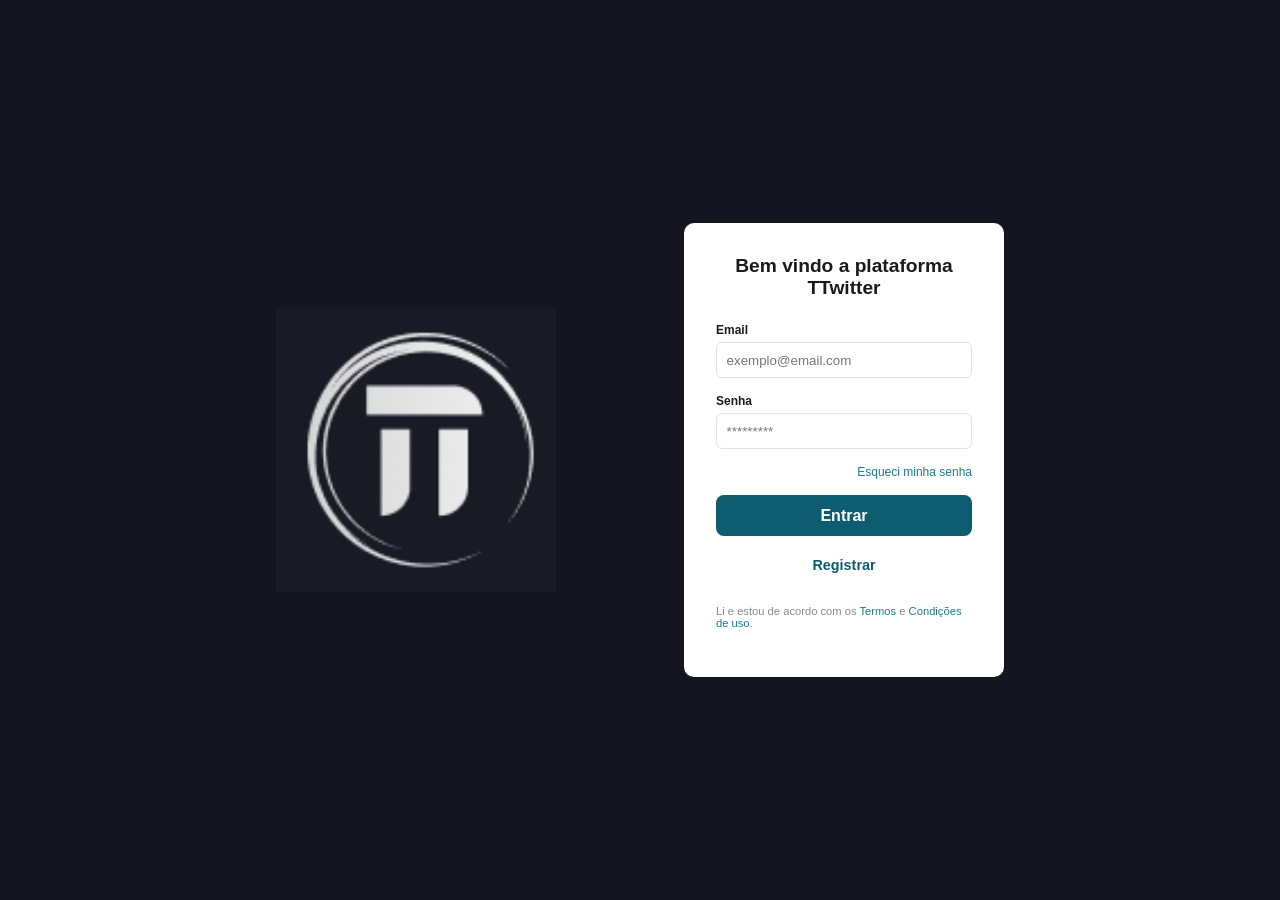
<file: index.html>
<!DOCTYPE html>
<html lang="pt-BR">
<head>
    <meta charset="UTF-8">
    <meta name="viewport" content="width=device-width, initial-scale=1.0">
    <title>Login | TTwitter</title>
    <meta name="description" content="Entre na sua conta do TTwitter">
    <link rel="stylesheet" href="style.css">
</head>

<body>
    <main class="auth-main">

        <section class="auth-card">
            <h1>Bem vindo a plataforma TTwitter</h1>

            <form action="home.html" method="get">
                <div class="form-group">
                    <label for="email">Email</label>
                    <input type="email" id="email" name="email" placeholder="exemplo@email.com" required>
                </div>

                <div class="form-group">
                    <label for="senha">Senha</label>
                    <input type="password" id="senha" name="senha" placeholder="*********" required>
                </div>

                <a href="#" class="forgot-password">Esqueci minha senha</a>
                <button type="submit" class="btn-primary">Entrar</button>
            </form>

            <a href="cadastro.html" class="btn-secondary">Registrar</a>
            <p class="terms">Li e estou de acordo com os <a href="#">Termos</a> e <a href="#">Condições de uso</a>.</p>
        </section>

         <img src="assets/logoTTwitter.png" alt="Logo TTwitter" class="logo-login">

    </main>
</body>
</html>
</file>
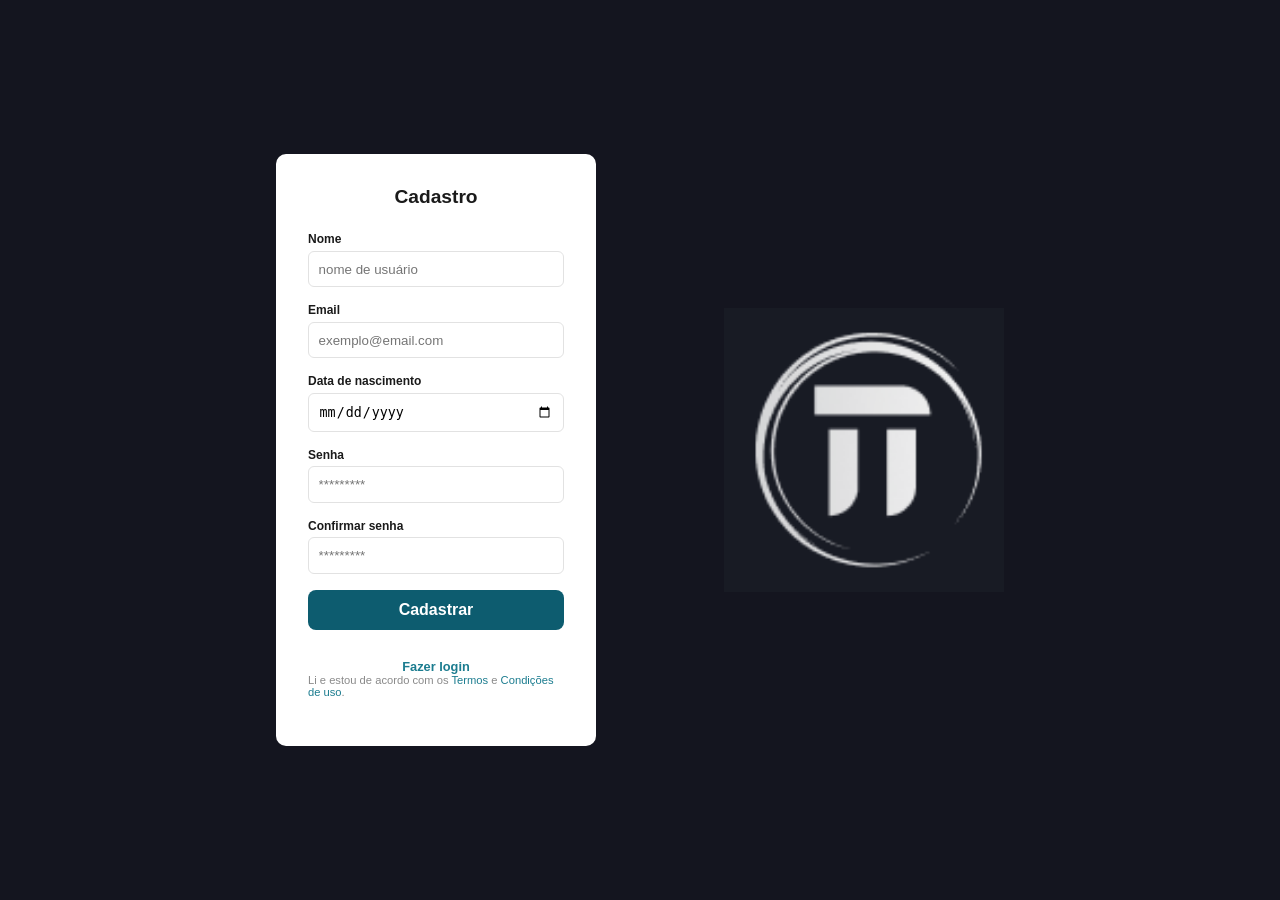
<file: cadastro.html>
<!DOCTYPE html>
<html lang="pt-BR">
<head>
    <meta charset="UTF-8">
    <meta name="viewport" content="width=device-width, initial-scale=1.0">
    <title>Cadastro | TTwitter</title>
    <meta name="description" content="Cria sua conta no TTwitter">
    <link rel="stylesheet" href="style.css">
</head>

<body>
    <main class="auth-main">
        <section class="auth-card">
            <h1>Cadastro</h1>
            
            <form action="home.html" method="get">
                <div class="form-group">
                    <label for="nome">Nome</label>
                    <input type="text" id="nome" name="nome" placeholder="nome de usuário" required>
                </div>

                <div class="form-group">
                    <label for="email">Email</label>
                    <input type="email" id="email" name="email" placeholder="exemplo@email.com" required>
                </div>
                <div class="form-group">
                    <label for="data-de-nascimento">Data de nascimento</label>
                    <input type="date" id="data-de-nascimento" name="data-de-nascimento" placeholder="xx/xx/xxxx" required>
                </div>
                <div class="form-group">
                    <label for="senha">Senha</label>
                    <input type="password" id="senha" name="senha" placeholder="*********" required>
                </div>
                <div class="form-group">
                    <label for="confirmar-senha">Confirmar senha</label>
                    <input type="password" id="confirmar-senha" name="confirmar-senha" placeholder="*********" required>
                </div>
                <button type="submit" class="btn-primary">Cadastrar</button>
            </form>

            <p class="auth-switch"><a href="index.html">Fazer login</a></p>
            <p class="terms">Li e estou de acordo com os <a href="#">Termos</a> e <a href="#">Condições de uso</a>.</p>
        </section>
        
        <img src="assets/logoTTwitter.png" alt="Logo TTwitter" class="logo-cadastro">

    </main>
</body>
</html>
</file>
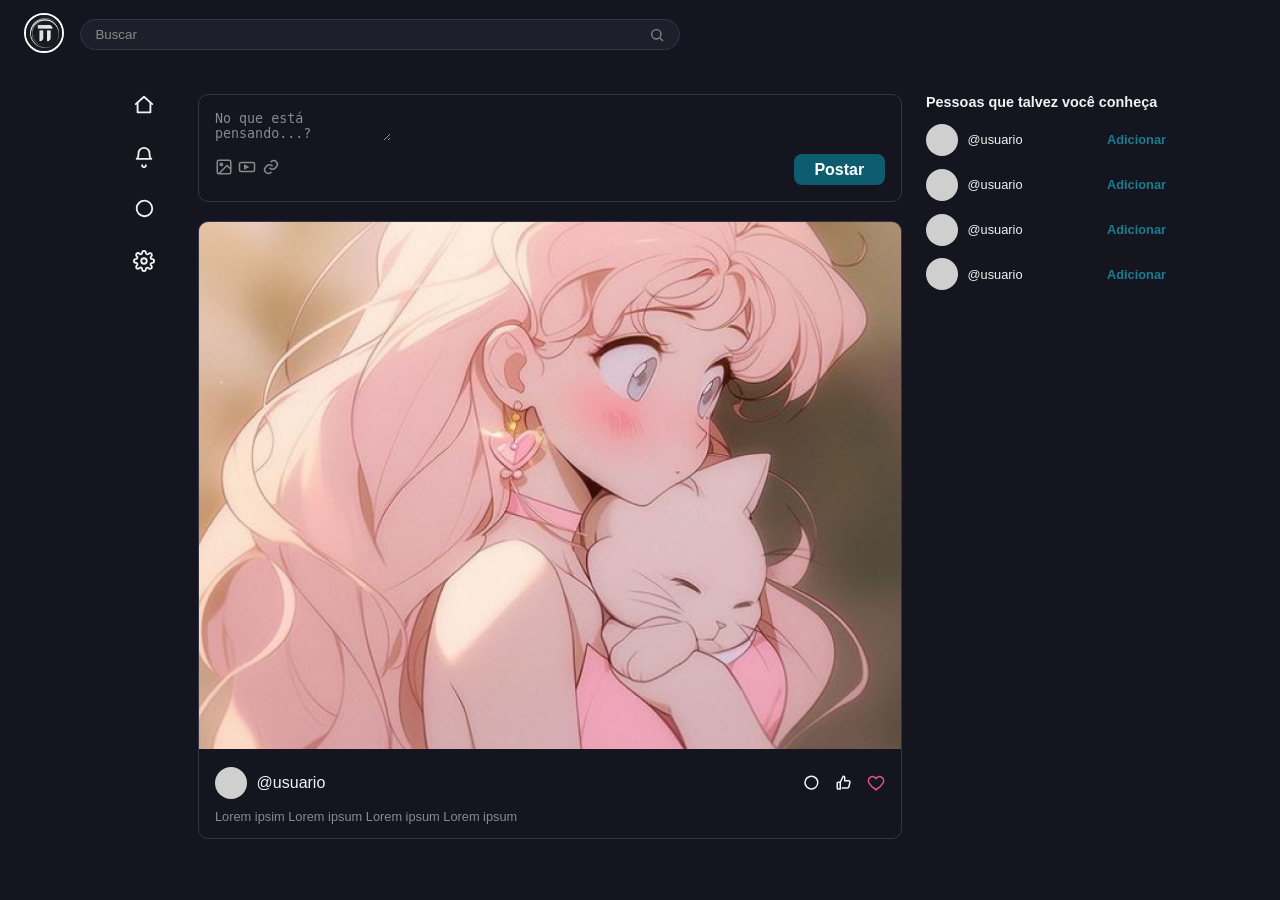
<file: home.html>
<!DOCTYPE html>
<html lang="pt-BR">
<head>
    <meta charset="UTF-8">
    <meta name="viewport" content="width=device-width, initial-scale=1.0">
    <title>Home | TTwitter</title>
    <meta name="description" content="Veja as últimas postagens do TTwitter">
    <link rel="stylesheet" href="style.css">
</head>
<body>
    <header class="home-header">
        <a href="index.html">
            <img src="assets/logoTTwitter.png" alt="Logo TTwitter" class="logo">
        </a>    
        <form class="search-box" action="#" method="get">
            <input type="search" name="busca" placeholder="Buscar">
            <svg width="16" height="16" viewBox="0 0 24 24" fill="none" stroke="#8a8a8a" stroke-width="2">
                <circle cx="11" cy="11" r="7"/><line x1="21" y1="21" x2="16.65" y2="16.65"/>
            </svg>
        </form>
    </header>

    <div class="home-layout">
        <nav class="side-nav">
            <a href="home.html">
                <svg width="22" height="22" viewBox="0 0 24 24" fill="none" stroke="#f2f2f2" stroke-width="2" stroke-linecap="round" stroke-linejoin="round">
                <path d="M3 11l9-8 9 8"/><path d="M5 10v10h14V10"/>
                </svg>
            </a>
            <a href="#">
                <svg width="22" height="22" viewBox="0 0 24 24" fill="none" stroke="#f2f2f2" stroke-width="2" stroke-linecap="round" stroke-linejoin="round">
                <path d="M6 8a6 6 0 0 1 12 0c0 5 2 6 2 6H4s2-1 2-6"/><path d="M10 21a2 2 0 0 0 4 0"/>
                </svg>
            </a>
            <a href="#">
                <svg width="22" height="22" viewBox="0 0 24 24" fill="none" stroke="#f2f2f2" stroke-width="2">
                    <path d="M21 11.5a8.4 8.4 0 0 1-9 8.4 8.5 8.5 0 1 1 9-8.4z"/>
                </svg>
            </a>
            <a href="#">
                <svg width="22" height="22" viewBox="0 0 24 24" fill="none" stroke="#f2f2f2" stroke-width="2" stroke-linecap="round" stroke-linejoin="round">
                <circle cx="12" cy="12" r="3"/>
                <path d="M19.4 15a1.7 1.7 0 0 0 .3 1.9l.1.1a2 2 0 1 1-2.8 2.8l-.1-.1a1.7 1.7 0 0 0-1.9-.3 1.7 1.7 0 0 0-1 1.5V21a2 2 0 1 1-4 0v-.1a1.7 1.7 0 0 0-1-1.6 1.7 1.7 0 0 0-1.9.3l-.1.1a2 2 0 1 1-2.8-2.8l.1-.1a1.7 1.7 0 0 0 .3-1.9 1.7 1.7 0 0 0-1.5-1H3a2 2 0 1 1 0-4h.1a1.7 1.7 0 0 0 1.5-1 1.7 1.7 0 0 0-.3-1.9l-.1-.1a2 2 0 1 1 2.8-2.8l.1.1a1.7 1.7 0 0 0 1.9.3H9a1.7 1.7 0 0 0 1-1.5V3a2 2 0 1 1 4 0v.1a1.7 1.7 0 0 0 1 1.5 1.7 1.7 0 0 0 1.9-.3l.1-.1a2 2 0 1 1 2.8 2.8l-.1.1a1.7 1.7 0 0 0-.3 1.9V9a1.7 1.7 0 0 0 1.5 1H21a2 2 0 1 1 0 4h-.1a1.7 1.7 0 0 0-1.5 1z"/>
                </svg>
            </a>
</nav>

        <main class="feed">

            <section class="compose-box">
                <form action="#" method="post">
                    <textarea placeholder="No que está pensando...?"></textarea>
                    <div class="compose-actions">
                        <div class="compose-tools">
                            <svg width="18" height="18" viewBox="0 0 24 24" fill="none" stroke="#8a8a8a" stroke-width="2"><rect x="3" y="3" width="18" height="18" rx="2"/><circle cx="8.5" cy="8.5" r="1.5"/><path d="M21 15l-5-5L5 21"/></svg>
                            <svg width="18" height="18" viewBox="0 0 24 24" fill="none" stroke="#8a8a8a" stroke-width="2"><rect x="2" y="6" width="20" height="12" rx="2"/><path d="M9 10l4 2-4 2z"/></svg>
                            <svg width="18" height="18" viewBox="0 0 24 24" fill="none" stroke="#8a8a8a" stroke-width="2"><path d="M10 13a5 5 0 0 0 7.5.5l2-2a5 5 0 0 0-7-7l-1 1"/><path d="M14 11a5 5 0 0 0-7.5-.5l-2 2a5 5 0 0 0 7 7l1-1"/></svg>
                        </div>
                        <button type="submit" class="btn-primary">Postar</button>
                    </div>
                </form>
            </section>

            <article class="post">
                <img src="assets/fotoTTwitter.png" alt="Descrição da imagem do post" class="post-image">
                <div class="post-body">
                    <div class="post-author">
                        <div class="avatar"></div>
                        <span>@usuario</span>
                        <div class="post-actions">
                        <svg width="18" height="18" viewBox="0 0 24 24" fill="none" stroke="#f2f2f2" stroke-width="2"><path d="M21 11.5a8.4 8.4 0 0 1-9 8.4 8.5 8.5 0 1 1 9-8.4z"/></svg>
                        <svg width="18" height="18" viewBox="0 0 24 24" fill="none" stroke="#f2f2f2" stroke-width="2"><path d="M7 11v9H4a1 1 0 0 1-1-1v-7a1 1 0 0 1 1-1h3zm0 0l4-8a2 2 0 0 1 2 2v4h5a2 2 0 0 1 2 2l-1.5 6a2 2 0 0 1-2 1.5H9"/></svg>
                        <svg width="18" height="18" viewBox="0 0 24 24" fill="none" stroke="#e0577c" stroke-width="2"><path d="M12 21s-7-4.5-9.3-9A5.4 5.4 0 0 1 12 6a5.4 5.4 0 0 1 9.3 6c-2.3 4.5-9.3 9-9.3 9z"/></svg>
                        </div>
                    </div>
                    <p class="post-text">Lorem ipsim Lorem ipsum Lorem ipsum Lorem ipsum</p>
                </div>
            </article>
        </main>

        <aside class="suggestions">
            <h2>Pessoas que talvez você conheça</h2>
            <ul>
                <li><div class="avatar"></div><span>@usuario</span><button class="btn-add">Adicionar</button></li>
                <li><div class="avatar"></div><span>@usuario</span><button class="btn-add">Adicionar</button></li>
                <li><div class="avatar"></div><span>@usuario</span><button class="btn-add">Adicionar</button></li>
                <li><div class="avatar"></div><span>@usuario</span><button class="btn-add">Adicionar</button></li>
                
            </ul>
        </aside>
    </div>
</body>
</html>
</file>
<file: style.css>
* { margin: 0; padding: 0; box-sizing: border-box; }

:root {
  --bg: #14151f;
  --card-bg: #ffffff;
  --text-dark: #1a1a1a;
  --text-light: #f2f2f2;
  --muted: #8a8a8a;
  --primary: #1b7c8f;
  --border: #e2e2e2;
  --radius: 10px;
}

body {
  font-family: Arial, sans-serif;
  background-color: var(--bg);
  color: var(--text-light);
}

a { color: inherit; text-decoration: none; }
button { font: inherit; cursor: pointer; border: none; }

.auth-main {
  min-height: 100vh;
  display: flex;
  align-items: center;
  justify-content: center;
  gap: 8rem;
  padding: 2rem;
}

.logo-login {
    order: -1;
    width: 280px;
    height: auto;
    border: none;
}

.logo-cadastro {
    order: 2;
    width: 280px;
    height: auto;
}

.auth-card {
  background-color: var(--card-bg);
  color: var(--text-dark);
  width: 100%;
  max-width: 320px;
  padding: 2rem;
  border-radius: var(--radius);
}

.auth-card h1 { text-align: center; font-size: 1.2rem; margin-bottom: 1.5rem; }

.form-group { margin-bottom: 1rem; }
.form-group label { display: block; font-size: 0.75rem; font-weight: bold; margin-bottom: 0.3rem; }
.form-group input {
  width: 100%;
  padding: 0.6rem;
  border: 1px solid var(--border);
  border-radius: 6px;
}

.forgot-password {
  display: block;
  text-align: right;
  font-size: 0.75rem;
  color: var(--primary);
  margin-bottom: 1rem;
}

.terms { font-size: 0.7rem; color: var(--muted); margin-bottom: 1rem; }
.terms a { color: var(--primary); }

.btn-primary {
  width: 100%;
  background-color: #0d5c6f;
  color: #fff;
  padding: 0.7rem;
  border-radius: 8px;
  font-weight: bold;
  margin-bottom: 0.8rem;
}

.btn-secondary {
  display: block;
  width: 100%;
  text-align: center;
  background-color: transparent;
  color: #0d5c6f;
  padding: 0.5rem;
  font-weight: bold;
  font-size: 0.9rem;
  margin-bottom: 1.5rem;
}

.auth-switch { text-align: center; font-size: 0.8rem; margin-top: 1rem; }
.auth-switch a { color: var(--primary); font-weight: bold; }

.logo {
  width: 40px;
  height: 40px;
  border: 2px solid #fff;
  border-radius: 50%;
  object-fit: cover;
  flex-shrink: 0;
}

.home-header {
  display: flex;
  align-items: center;
  gap: 1rem;
  padding: 0.8rem 1.5rem;
}

.search-box {
  flex: 1;
  max-width: 600px;
  background-color: #1e1f2b;
  border: 1px solid #33344a;
  border-radius: 20px;
  padding: 0.4rem 0.9rem;
  display: flex;
  align-items: center;
  justify-content: space-between;
  gap: 0.5rem;
}

.search-box input {
  border: none;
  outline: none;
  flex: 1;
  background: transparent;
  color: #f2f2f2;
}

.search-box svg {
    flex-shrink: 0;
}

.search-box input::placeholder {
  color: #8a8a8a;
}

.home-layout {
  display: grid;
  grid-template-columns: 60px 1fr 240px;
  gap: 1.5rem;
  max-width: 1100px;
  margin: 0 auto;
  padding: 1.5rem;
}

.side-nav {
  display: flex;
  flex-direction: column;
  gap: 1.5rem;
  align-items: center;
  font-size: 1.4rem;
}

.feed { display: flex; flex-direction: column; gap: 1.2rem; }

.compose-box {
  background-color: transparent;
  color: var(--text-light);
  border-radius: var(--radius);
  padding: 1rem;
  border: 1px solid #33344a;
}

.compose-box textarea {
  background: transparent;
  color: var(--text-light);
  border: none;
  outline: none;
}

.compose-box textarea::placeholder {
  color: var(--muted);
}

.compose-actions {
  display: flex;
  justify-content: space-between;
  align-items: center;
  margin-top: 0.6rem;
}

.compose-tools { font-size: 1.2rem; }
.compose-actions .btn-primary { 
  width: auto; 
  padding: 0.4rem 1.3rem; 
  margin-bottom: 0;
}

.post {
  background-color: transparent;
  border-radius: var(--radius);
  overflow: hidden;
  border: 1px solid #33344a;
}

.post-image {
  width: 100%;
  aspect-ratio: 4 / 3;
  object-fit: cover;
}


.post-body {
  padding: 0.9rem 1rem;
  color: var(--text-light);
}

.post-author { display: flex; align-items: center; gap: 0.6rem; margin-bottom: 0.6rem; }

.avatar {
  width: 32px;
  height: 32px;
  border-radius: 50%;
  background-color: #cfcfcf;
  flex-shrink: 0;
}

.post-author span {
  color: var(--text-light);
}
.post-actions { display: flex; gap: 0.9rem; margin-left: auto; font-size: 1.1rem; }
.post-text { font-size: 0.8rem; color: var(--muted); }

.suggestions h2 { font-size: 0.9rem; margin-bottom: 0.9rem; }
.suggestions ul { list-style: none; display: flex; flex-direction: column; gap: 0.8rem; }
.suggestions li { display: flex; align-items: center; gap: 0.6rem; font-size: 0.8rem; }
.suggestions li span { flex: 1; }
.btn-add { background: none; color: var(--primary); font-weight: bold; }

@media (max-width: 700px) {
  .auth-main {
    flex-direction: column !important;
    gap: 1.5rem !important;
  }
  .logo-login{
    width: 120px !important;
    height: auto !important;
  }
  .logo-cadastro{
    order: -1;
    width: 120px;
    margin-bottom: 1rem;
  }
  .home-layout {
     grid-template-columns: 1fr;
     padding: 1rem;
     padding-bottom: 5rem;
    }
  .side-nav {
    position: fixed;
    bottom: 0;
    left: 0;
    right: 0;
    flex-direction: row;
    justify-content: space-around;
    align-items: center;
    background-color: #1e1f2b;
    border-top: 1px solid #33344a;
    padding: 0.8rem 0;
    gap: 0;
  }
  .suggestions {
    display: block;
    order: -1;
  }
  
}
</file>
